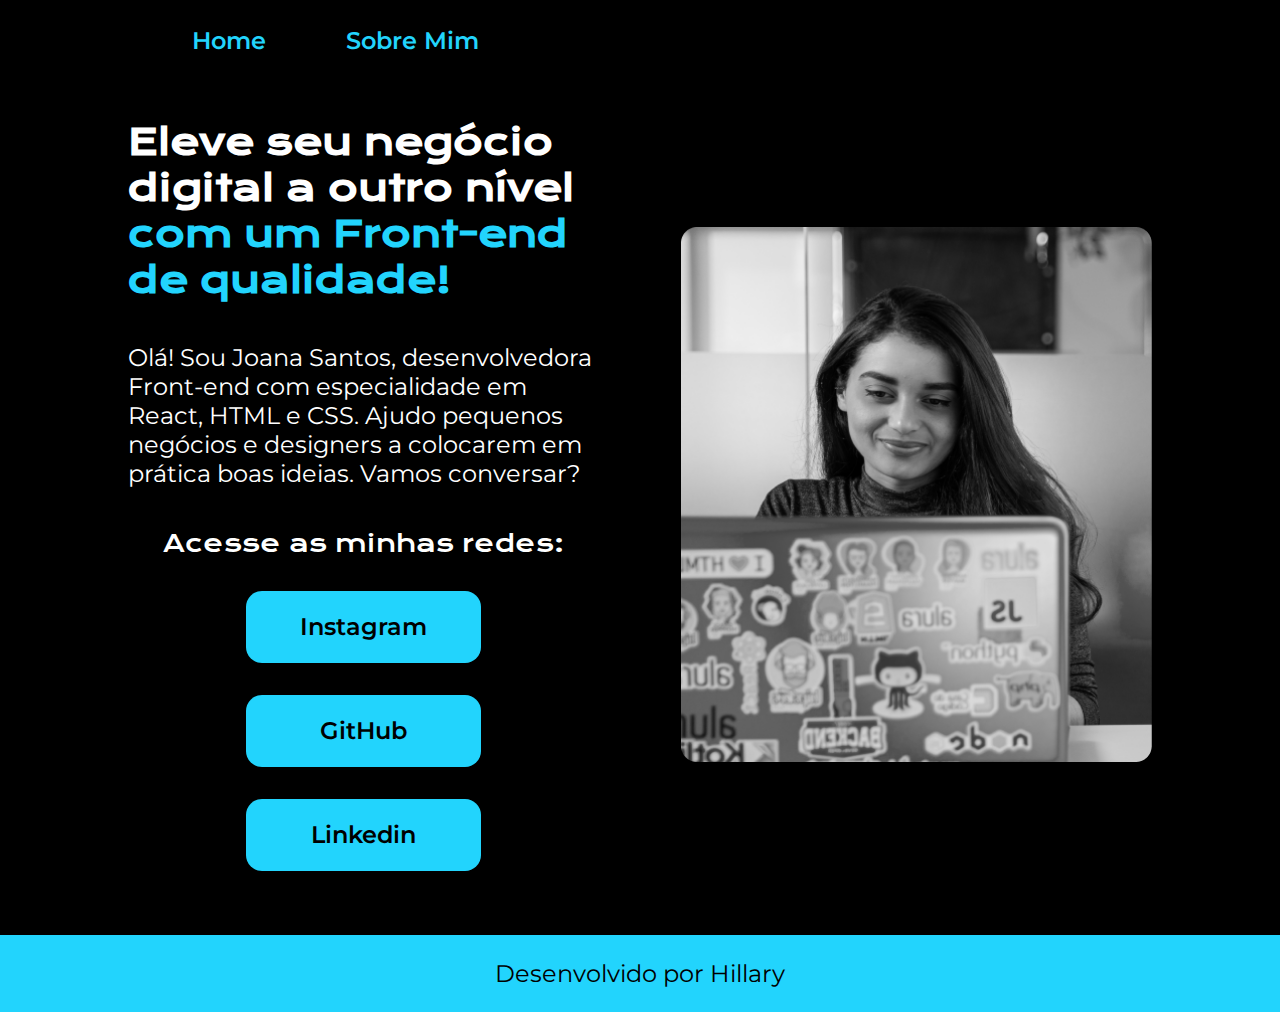
<file: index.html>
<!DOCTYPE html>
<html lang="pt-br">
<head>
    <meta charset="UTF-8">
    <meta http-equiv="X-UA-Compatible" content="IE=edge">
    <meta name="viewport" content="width=device-width, initial-scale=1.0">
    <link rel="stylesheet" href="style.css">
    <title>Portfolio</title>
</head>
<body>
    <header class="cabecalho">
        <nav class="cabecalho_menu">
            <a class="cabecalho_menu_link" href="index.html">Home</a>
            <a class="cabecalho_menu_link" href="about.html">Sobre Mim</a>

        </nav>

    </header>


    <main class="apresentacao">
        <section class="apresentacao__conteudo">
            <h1 class="apresentacao__conteudotitulo">Eleve seu negócio digital a outro nível <strong class="titulo-destaque"> com um Front-end de qualidade!</strong></h1>
            <p class="apresentacao__conteudo_basico">Olá! Sou Joana Santos, desenvolvedora Front-end com especialidade em React, HTML e CSS. Ajudo pequenos negócios e designers a colocarem em prática boas ideias. Vamos conversar?</p>
            <div class="apresentacao_links">
                <h2 class="apresentacao_links_subtitulos">Acesse as minhas redes:</h2>
                <a class="apresentacao_links_links" href="https://www.instagram.com">Instagram</a>
                <a class="apresentacao_links_links" href="https://www.github.com">GitHub</a>
                <a class="apresentacao_links_links" href="https://www.github.com">Linkedin</a>
            </div>
        </section>

        <img class='aperesentacao__imagem' src="Rectangle 47.png">
    </main>
    <footer class="rodape">
        <p>Desenvolvido por Hillary</p>

    </footer>
    
    
</body>
</html>
</file>
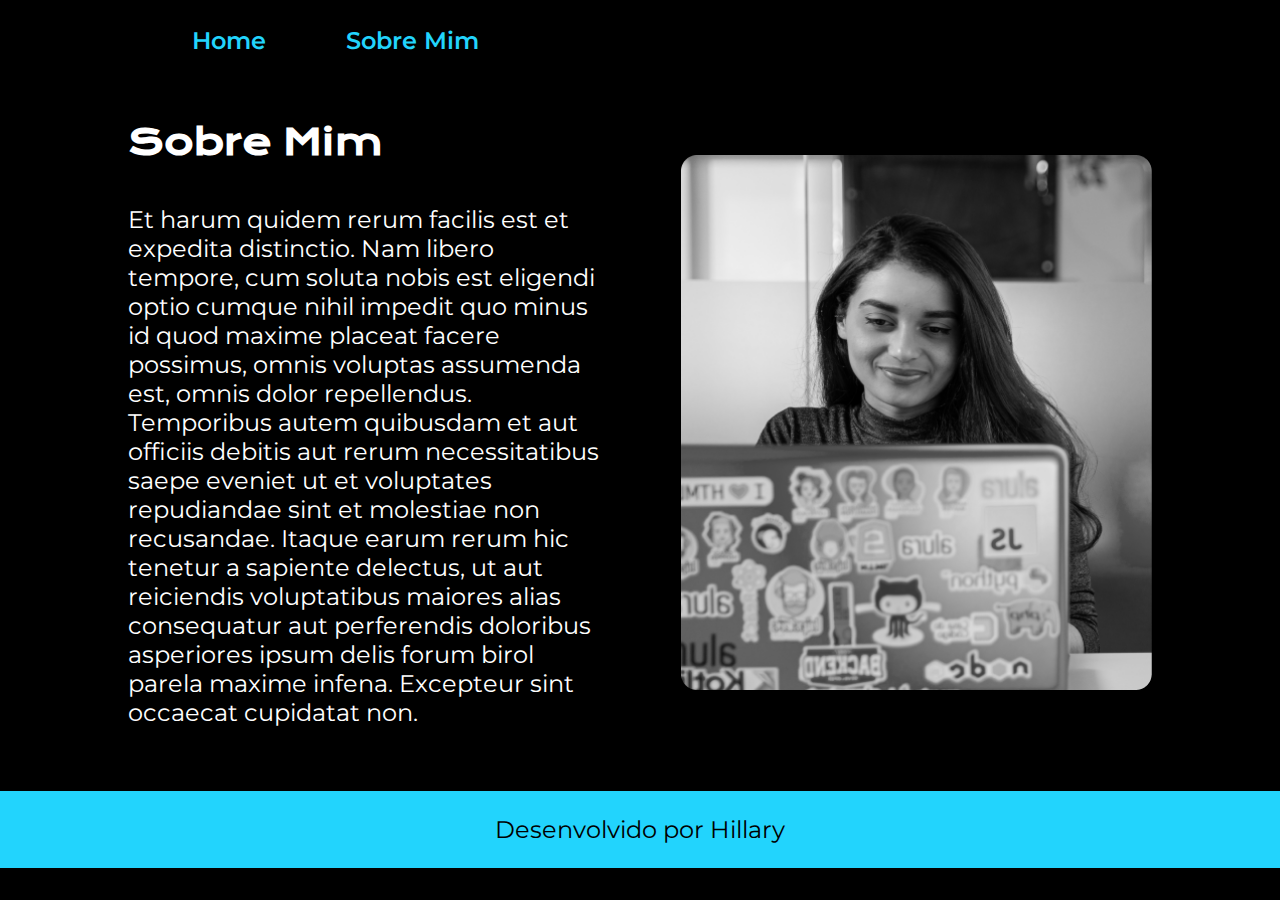
<file: about.html>
<!DOCTYPE html>
<html lang="pt-br">
<head>
    <meta charset="UTF-8">
    <meta name="viewport" content="width=device-width, initial-scale=1.0">
    <link rel="stylesheet" href="style.css">
    <title>Sobre Mim</title>
</head>
<body>
    <header class="cabecalho">
        <nav class="cabecalho_menu">
            <a class="cabecalho_menu_link" href="index.html">Home</a>
            <a class="cabecalho_menu_link" href="about.html">Sobre Mim</a>

        </nav>
    </header>

    <main class="apresentacao">
        <section class="apresentacao__conteudo">
            <h1 class="apresentacao__conteudotitulo">Sobre Mim</h1>
           <p class="apresentacao__conteudo_basico"> Et harum quidem rerum facilis est et expedita distinctio. Nam libero tempore, cum soluta nobis est eligendi optio cumque nihil impedit quo minus id quod maxime placeat facere possimus, omnis voluptas assumenda est, omnis dolor repellendus. Temporibus autem quibusdam et aut officiis debitis aut rerum necessitatibus saepe eveniet ut et voluptates repudiandae sint et molestiae non recusandae. Itaque earum rerum hic tenetur a sapiente delectus, ut aut reiciendis voluptatibus maiores alias consequatur aut perferendis doloribus asperiores ipsum delis forum birol parela maxime infena. Excepteur sint occaecat cupidatat non. </p>
            
        </section>
        
        <img class='aperesentacao__imagem' src="Rectangle 47.png">
    </main>

    <footer class="rodape">
        <p>Desenvolvido por Hillary</p>

    </footer>
    
</body>
</html>
</file>
<file: style.css>
@import url('https://fonts.googleapis.com/css2?family=Krona+One&family=Roboto:ital@1&display=swap');
@import url('https://fonts.googleapis.com/css2?family=Krona+One&family=Montserrat&family=Roboto:ital@1&display=swap');


*{
    margin: 0;
    padding: 0;
}

body{
/* height: 100%; */
background-color: black;
color: white;
}

.titulo-destaque{
    color: #22D4FD ;
}

.apresentacao{
padding: 5% 10%;
display: flex;
align-items: center;
justify-content: space-between;
gap:82px
}

.apresentacao__conteudo{
width: 50%;
display: flex;
flex-direction: column;
gap:2.5rem
}
.apresentacao__conteudotitulo{
font-size: 2.25rem;
font-family: 'Krona One', sans-ser;
}

.apresentacao__conteudo_basico{
font-size: 1.5rem;
font-family: 'Montserrat', sans-serif;
}

.apresentacao_links{
display: flex;
justify-content: space-between;
flex-direction: column;
align-items: center;
gap:2rem;
}

.apresentacao_links_links{
background-color: #22D4FD;
width: 50%;
text-align: center;
border-radius: 1rem;
font-size: 1.5rem;
padding: 1.34375rem 0;
text-decoration: none;
color: black;
font-family: 'Montserrat', sans-serif;
font-weight: 600;

}

.apresentacao_links_subtitulos{
font-family: 'Krona One', sans-ser;
font-weight: 400;
font-size: 1.5rem;

}
.apresentacao_links_links:hover{
background-color: white;
}

.rodape{
padding:  1.5rem;
color: black;
background-color: #22D4FD;
font-size: 1.5rem;
font-family: 'Montserrat', sans-serif;
font-weight: 400;
text-align: center;

}

.cabecalho_menu{
display: flex;
gap: 5rem;
}
.cabecalho{
padding: 2% 0 0 15%;
}
.cabecalho_menu_link{
font-size: 1.5rem;
font-family: 'Montserrat', sans-serif;
font-weight: 600;
color: #22D4FD;
text-decoration: none;


}

.aperesentacao__imagem{
width: 50%;
}


@media(max-width:1200px){
.apresentacao{
flex-direction: column-reverse;
}

.cabecalho{
padding: 10%;
}

.cabecalho_menu{
justify-content:center;
padding: 5%;
}

.apresentacao__conteudo{
width: auto;
}
}
</file>
